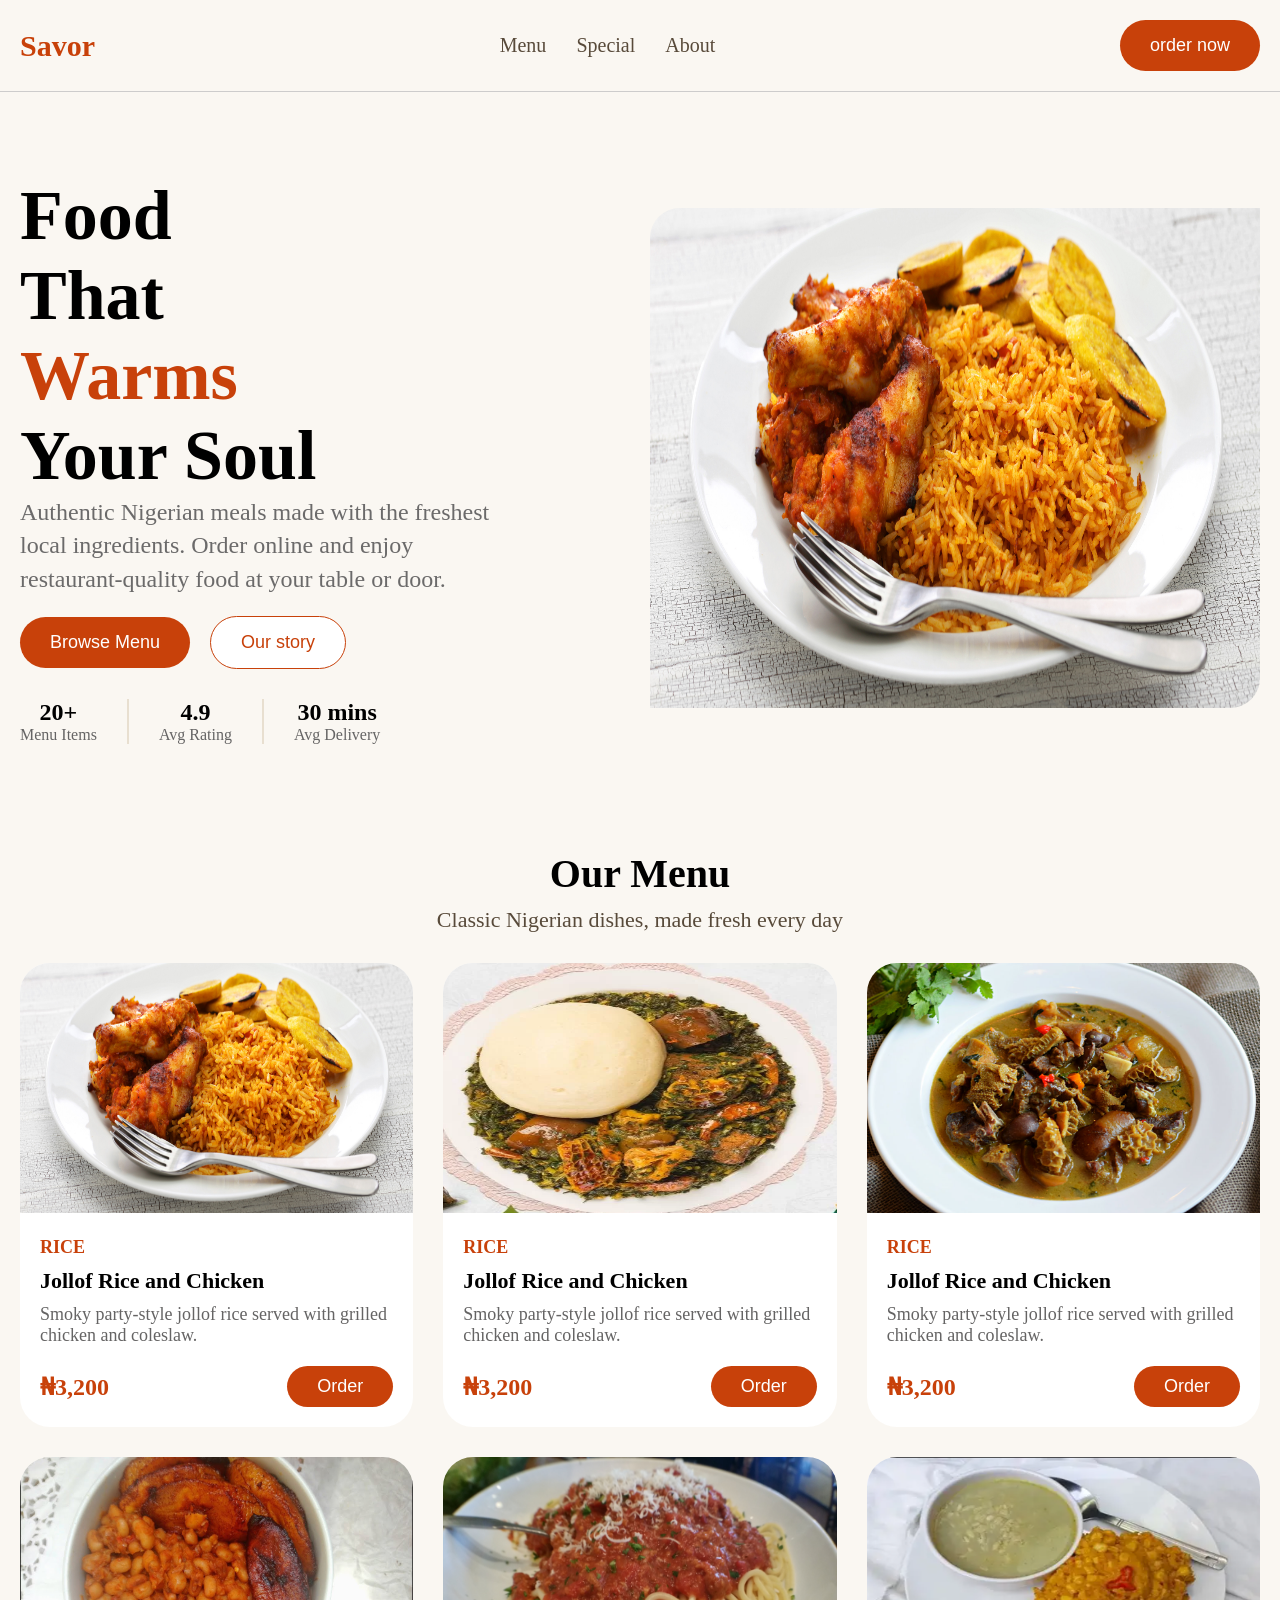
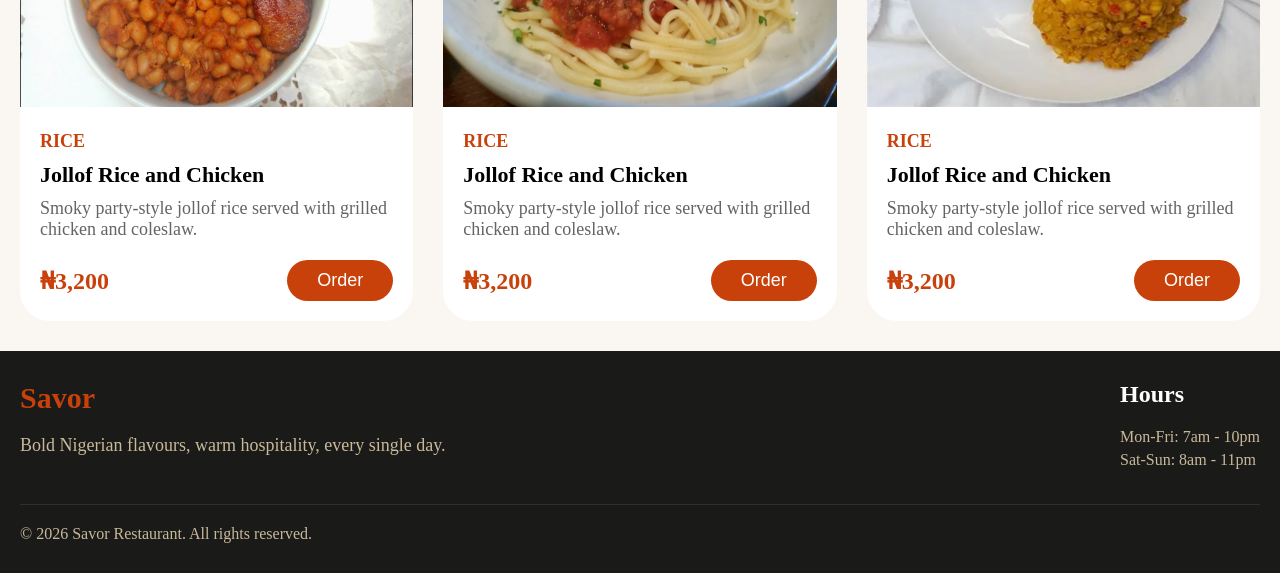
<file: index.html>
<!doctype html>
<html lang="en">
  <head>
    <meta charset="UTF-8" />
    <meta name="viewport" content="width=device-width, initial-scale=1.0" />
    <title>Savor</title>
    <link rel="shortcut icon" href="./image/favicon.jpg" type="image/x-icon" />
    <link rel="stylesheet" href="style.css" />
  </head>
  <body>
    <header>
      <section class="header-section">
        <div>
          <span class="logo">Savor</span>
        </div>
        <nav class="navs">
          <ul class="nav-lists">
            <li><a href="#mymenu" class="nav-list">Menu</a></li>
            <li><a href="" class="nav-list">Special</a></li>
            <li><a href="" class="nav-list">About</a></li>
          </ul>
        </nav>
        <div class="btns">
          <button class="order-btn">order now</button>
          <label for="menu" class="menu-btn">
            <svg
              xmlns="http://www.w3.org/2000/svg"
              height="30px"
              viewBox="0 -960 960 960"
              width="30px"
              fill="#584a3a"
            >
              <path
                d="M120-240v-80h720v80H120Zm0-200v-80h720v80H120Zm0-200v-80h720v80H120Z"
              />
            </svg>
          </label>
        </div>
      </section>

      <input type="checkbox" id="menu" class="check-menu" />
      <nav class="mobile-nav">
        <ul class="mobile-nav-lists">
          <li><a href="#mymenu" class="nav-list">Menu</a></li>
          <li><a href="" class="nav-list">Special</a></li>
          <li><a href="" class="nav-list">About</a></li>
        </ul>
        <button class="mobile-order-btn">order now</button>
      </nav>
    </header>

    <section class="hero">
      <div class="hero-section">
        <div class="hero-text">
          <h1 class="intro-text">
            Food That <span class="colored-text">Warms</span> Your Soul
          </h1>
          <p>
            Authentic Nigerian meals made with the freshest local ingredients.
            Order online and enjoy restaurant-quality food at your table or
            door.
          </p>
          <div class="hero-btns">
            <button class="browse-btn">Browse Menu</button>
            <button class="story-btn">Our story</button>
          </div>

          <div class="analytics">
            <div>
              <h1>20+</h1>
              <p>Menu Items</p>
            </div>
            <span class="divider"></span>
            <div>
              <h1>4.9</h1>
              <p>Avg Rating</p>
            </div>
            <span class="divider"></span>
            <div>
              <h1>30 mins</h1>
              <p>Avg Delivery</p>
            </div>
          </div>
        </div>

        <div class="image-parent">
          <img class="hero-img" src="./image/rice.jpg" alt="Rice" />
        </div>
      </div>
    </section>

    <section class="menu-section" id="mymenu">
      <div class="menu">
        <div class="menu-intro-text">
          <h1>Our Menu</h1>
          <p>Classic Nigerian dishes, made fresh every day</p>
        </div>

        <div class="menu-display">
          <div class="main-menu">
            <div class="menu-image-container">
              <img src="./image/rice.jpg" alt="Rice image" class="menu-image" />
            </div>
            <div class="menu-details">
              <h1 class="food-name">Rice</h1>

              <p class="food-cat">Jollof Rice and Chicken</p>
              <p class="food-desc">
                Smoky party-style jollof rice served with grilled chicken and
                coleslaw.
              </p>
              <div class="menu-other-details">
                <h2 class="food-price">₦3,200</h2>
                <button class="btn-order">Order</button>
              </div>
            </div>
          </div>

          <div class="main-menu">
            <div class="menu-image-container">
              <img src="./image/eba.png" alt="Rice image" class="menu-image" />
            </div>
            <div class="menu-details">
              <h1 class="food-name">Rice</h1>

              <p class="food-cat">Jollof Rice and Chicken</p>
              <p class="food-desc">
                Smoky party-style jollof rice served with grilled chicken and
                coleslaw.
              </p>
              <div class="menu-other-details">
                <h2 class="food-price">₦3,200</h2>
                <button class="btn-order">Order</button>
              </div>
            </div>
          </div>

          <div class="main-menu">
            <div class="menu-image-container">
              <img src="./image/soup.png" alt="Rice image" class="menu-image" />
            </div>
            <div class="menu-details">
              <h1 class="food-name">Rice</h1>

              <p class="food-cat">Jollof Rice and Chicken</p>
              <p class="food-desc">
                Smoky party-style jollof rice served with grilled chicken and
                coleslaw.
              </p>
              <div class="menu-other-details">
                <h2 class="food-price">₦3,200</h2>
                <button class="btn-order">Order</button>
              </div>
            </div>
          </div>

          <div class="main-menu">
            <div class="menu-image-container">
              <img
                src="./image/beans.jpg"
                alt="Rice image"
                class="menu-image"
              />
            </div>
            <div class="menu-details">
              <h1 class="food-name">Rice</h1>

              <p class="food-cat">Jollof Rice and Chicken</p>
              <p class="food-desc">
                Smoky party-style jollof rice served with grilled chicken and
                coleslaw.
              </p>
              <div class="menu-other-details">
                <h2 class="food-price">₦3,200</h2>
                <button class="btn-order">Order</button>
              </div>
            </div>
          </div>

          <div class="main-menu">
            <div class="menu-image-container">
              <img
                src="./image/spaghetti.jpg"
                alt="Rice image"
                class="menu-image"
              />
            </div>

            <div class="menu-details">
              <h1 class="food-name">Rice</h1>

              <p class="food-cat">Jollof Rice and Chicken</p>
              <p class="food-desc">
                Smoky party-style jollof rice served with grilled chicken and
                coleslaw.
              </p>
              <div class="menu-other-details">
                <h2 class="food-price">₦3,200</h2>
                <button class="btn-order">Order</button>
              </div>
            </div>
          </div>

          <div class="main-menu">
            <div class="menu-image-container">
              <img src="./image/ukwa.png" alt="Rice image" class="menu-image" />
            </div>

            <div class="menu-details">
              <h1 class="food-name">Rice</h1>

              <p class="food-cat">Jollof Rice and Chicken</p>
              <p class="food-desc">
                Smoky party-style jollof rice served with grilled chicken and
                coleslaw.
              </p>
              <div class="menu-other-details">
                <h2 class="food-price">₦3,200</h2>
                <button class="btn-order">Order</button>
              </div>
            </div>
          </div>
        </div>
      </div>
    </section>

    <footer>
      <section class="footer-section">
        <div class="footer-text">
          <div>
            <span class="logo">Savor</span>

            <p class="company-desc">
              Bold Nigerian flavours, warm hospitality, every single day.
            </p>
          </div>

          <div>
            <h1 class="hours">Hours</h1>
            <p>Mon-Fri: 7am - 10pm</p>
            <p>Sat-Sun: 8am - 11pm</p>
          </div>
        </div>
        <div class="copywrite">
          <p>© 2026 Savor Restaurant. All rights reserved.</p>
        </div>
      </section>
    </footer>
  </body>
</html>
</file>
<file: style.css>
/* #faf7f2 */
* {
  padding: 0;
  margin: 0;
  box-sizing: border-box;
}

body {
  background-color: #faf7f2;
}

header {
  position: fixed;
  top: 0;
  right: 0;
  left: 0;
  border-bottom: 1px solid #cdcccc;
  background-color: #faf7f2;
  z-index: 10;
}

.header-section {
  padding: 20px;
  display: flex;
  justify-content: space-between;
  align-items: center;
  max-width: 1400px;
  margin: 0 auto;
}

.logo {
  color: #c8410a;
  font-size: 30px;
  font-weight: 600;
}

li {
  list-style-type: none;
}

.nav-lists {
  display: flex;
  align-items: center;
  gap: 30px;
}

.nav-list {
  color: #584a3a;
  text-decoration: none;
  font-size: 20px;
  font-weight: 500;
}

.nav-list:hover {
  color: #c8410a;
}

.btns {
  display: flex;
  gap: 30px;
  align-items: center;
}
.order-btn,
.mobile-order-btn,
.browse-btn {
  background-color: #c8410a;
  padding: 15px 30px;
  border-radius: 30px;
  border: none;
  font-size: 18px;
  color: white;
  cursor: pointer;
}

.order-btn:hover,
.mobile-order-btn:hover {
  background-color: #8b2c06;
}

.menu-btn {
  border: none;
  cursor: pointer;
  background-color: transparent;
  display: none;
}

.mobile-nav {
  display: none;
  padding: 0 20px;
  padding-bottom: 20px;
}

.mobile-nav-lists {
  display: flex;
  flex-direction: column;
  gap: 30px;
  margin-bottom: 20px;
}

.check-menu {
  display: none;
}

.check-menu:checked ~ .mobile-nav {
  display: block;
}

.hero-section {
  display: flex;
  align-items: center;
  justify-content: space-between;
  gap: 20px;
  max-width: 1400px;
  margin: 0 auto;
  margin-top: 100px;
  min-height: 80vh;
  padding: 20px;
}

.intro-text {
  color: black;
  font-size: 70px;
  font-weight: 600;
  width: 50%;
}

.colored-text {
  color: #c8410a;
}

.intro-text + p {
  color: #6b6a6a;
  font-size: 24px;
  width: 80%;
  line-height: 1.4;
}

.hero-btns {
  margin-top: 20px;
  display: flex;
  align-items: center;
  gap: 20px;
}

.story-btn {
  background-color: white;
  padding: 15px 30px;
  border-radius: 30px;
  border: 1px solid #c8410a;
  font-size: 18px;
  color: #c8410a;
  cursor: pointer;
}

.hero-img {
  width: 100%;
  height: 500px;
  border-top-left-radius: 30px;
  border-bottom-right-radius: 30px;
}

.hero-text {
  flex: 1;
}

.image-parent {
  flex: 1;
}

.analytics {
  margin-top: 30px;
  display: flex;
  /* align-items: center; */
  gap: 30px;
  text-align: center;
}

.analytics p {
  color: #656464;
}

.divider {
  width: 2px;
  /* height: 70px; */
  background-color: #e8dfd0;
}

.menu-section {
  padding: 30px 20px;
}

.menu {
  max-width: 1400px;
  margin: 0 auto;
}

.menu-intro-text {
  display: flex;
  flex-direction: column;
  align-items: center;
  justify-content: center;
  gap: 10px;
  margin-bottom: 30px;
}

.menu-intro-text > h1 {
  font-size: 40px;
  font-weight: 600;
  text-align: center;
}

.menu-intro-text > p {
  font-size: 22px;
  color: #584a3a;
  text-align: center;
}

.menu-display {
  display: grid;
  /* grid-template-columns: 1fr 1fr 1fr; */
  grid-template-columns: repeat(3, 1fr);
  gap: 30px;
}

.main-menu {
  border-radius: 30px;
  background-color: white;
  overflow: hidden;
}

.menu-image-container {
  overflow: hidden;
}

.menu-image {
  width: 100%;
  height: 250px;
  transition: all 700ms ease;
}

.menu-image:hover {
  transform: scale(1.2);
}

.menu-details {
  padding: 20px;
  display: flex;
  gap: 10px;
  flex-direction: column;
}

.food-name {
  font-size: 18px;
  color: #c8410a;
  text-transform: uppercase;
}

.food-cat {
  font-size: 22px;
  font-weight: 600;
}

.food-desc {
  font-size: 18px;
  color: #656464;
}

.menu-other-details {
  display: flex;
  justify-content: space-between;
  align-items: center;
  margin-top: 10px;
}

.food-price {
  color: #c8410a;
}

.btn-order {
  background-color: #c8410a;
  padding: 10px 30px;
  border-radius: 30px;
  border: none;
  font-size: 18px;
  color: white;
  cursor: pointer;
}

footer {
  background-color: #1a1a19;
  padding: 30px 20px;
}

.footer-section {
  max-width: 1400px;
  margin: 0 auto;
}

.footer-text {
  display: flex;
  justify-content: space-between;
  gap: 20px;
  /* align-items: center; */
}

.company-desc {
  color: #c9b99a;
  font-size: 18px;
  margin-top: 20px;
}

.hours {
  color: white;
  margin-bottom: 20px;
}

.hours ~ p {
  color: #c9b99a;
  margin-bottom: 5px;
}

.copywrite {
  margin-top: 30px;
  color: #c9b99a;
  border-top: 1px solid #8a837332;
  padding-top: 20px;
}

@media screen and (max-width: 1024px) {
  .menu-btn {
    display: block;
  }

  .navs {
    display: none;
  }

  .order-btn {
    display: none;
  }

  .hero-section {
    flex-direction: column;
  }

  .intro-text {
    width: 100%;
  }

  .intro-text + p {
    width: 100%;
  }

  .hero-img {
    height: 300px;
  }

  .menu-display {
    grid-template-columns: 1fr;
  }

  .footer-text {
    flex-direction: column;
  }
}
</file>
